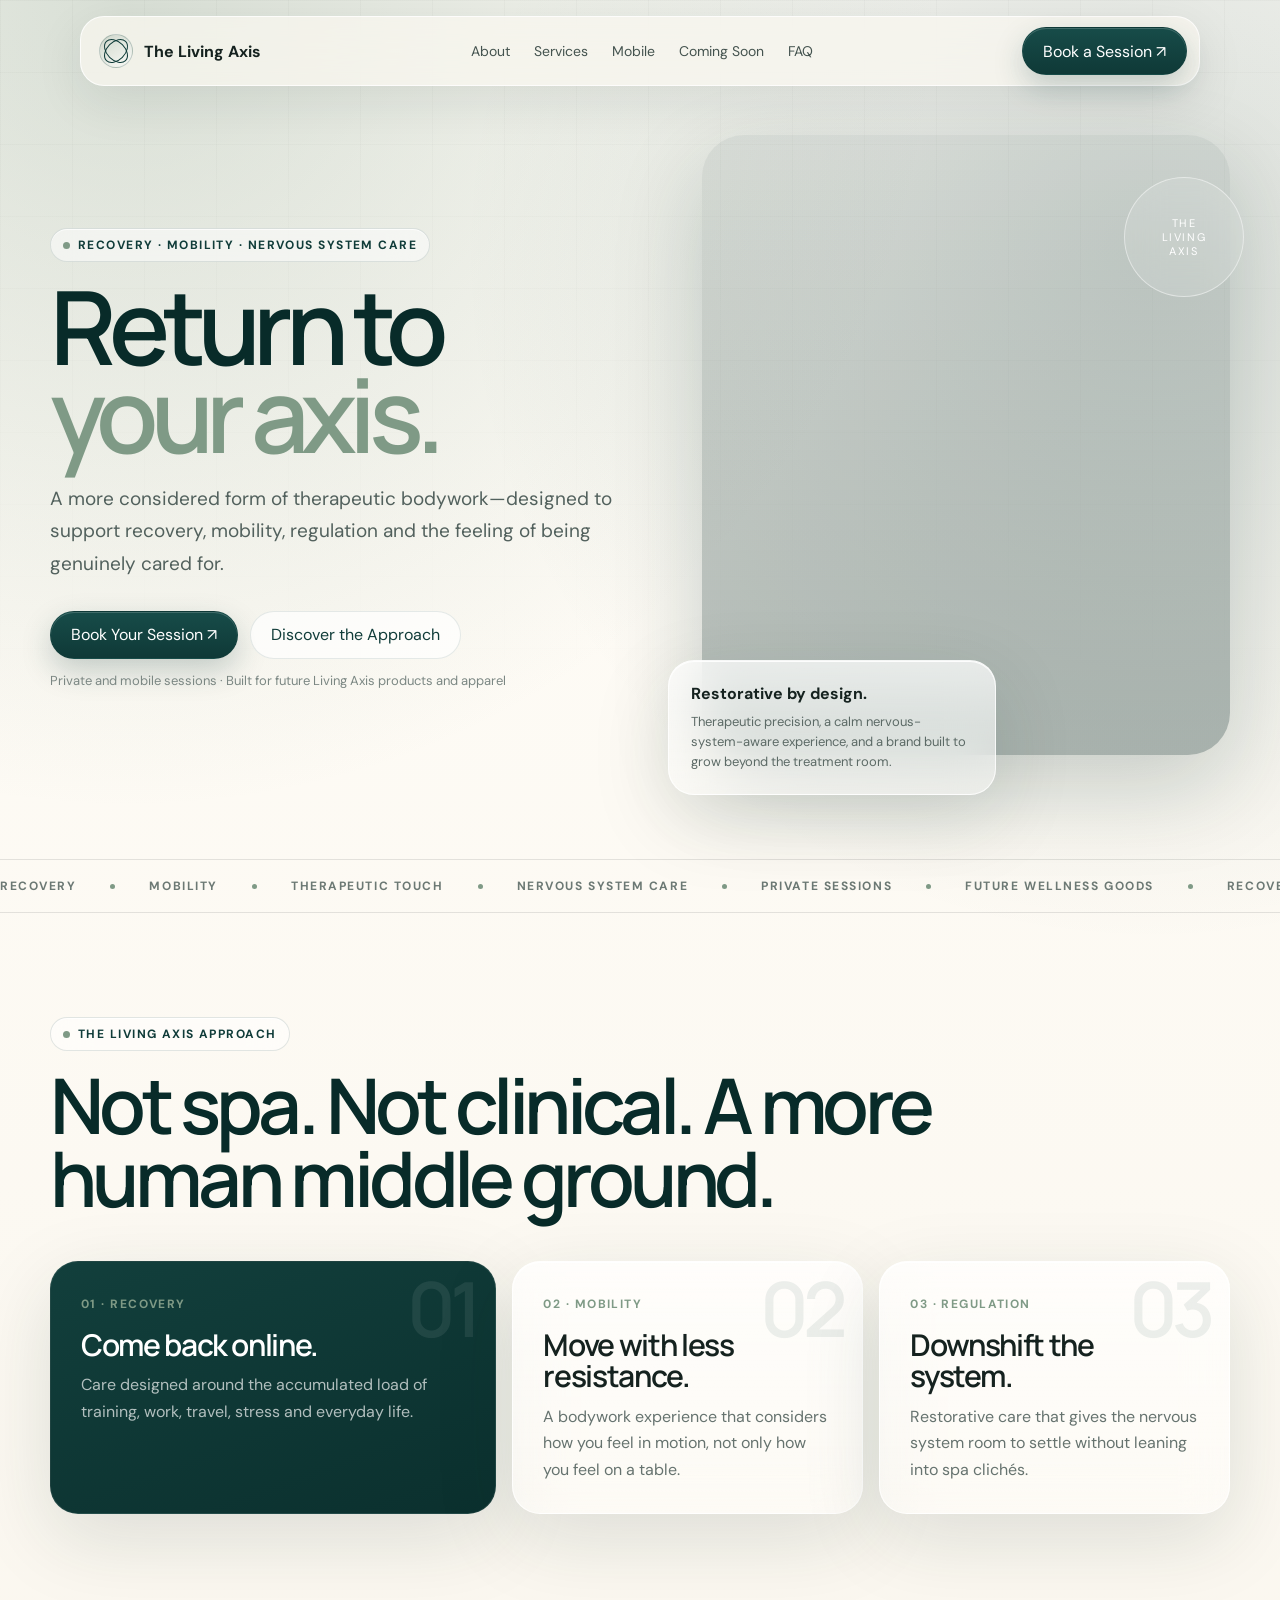
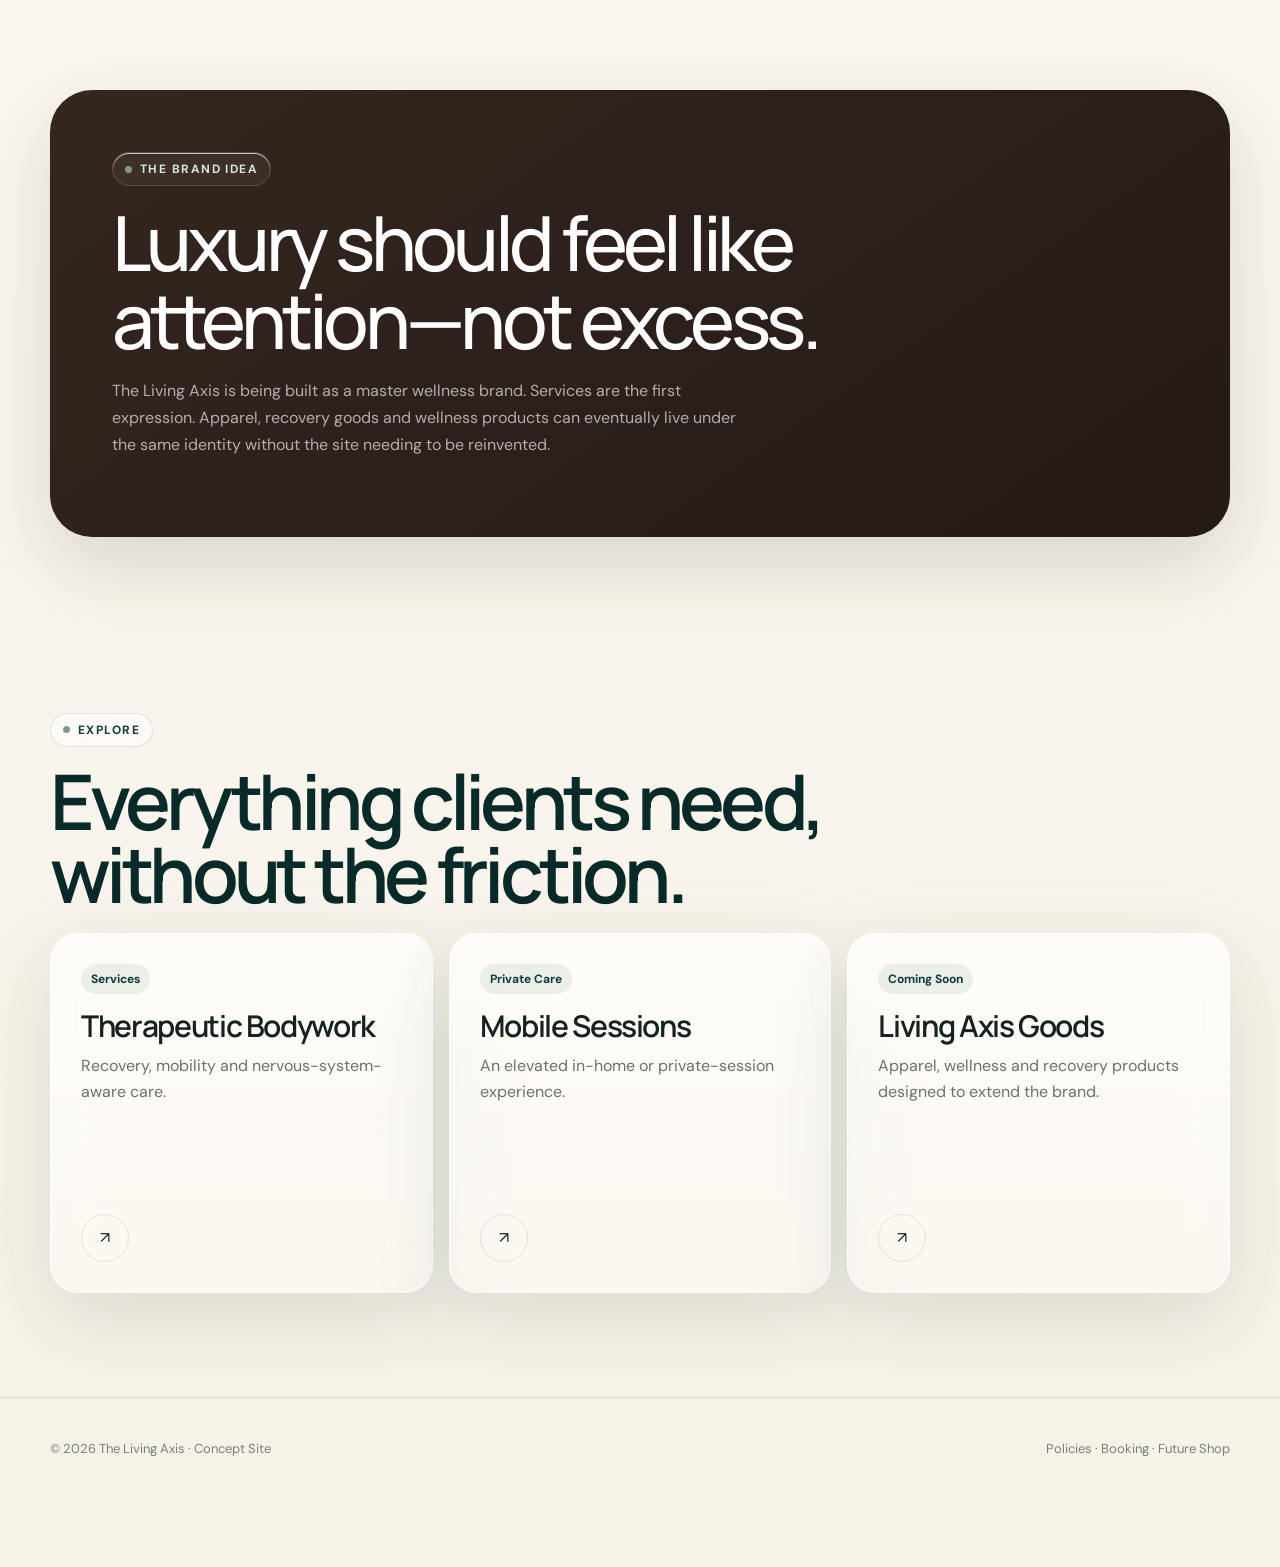
<file: index.html>
<!doctype html><html lang="en"><head><meta charset="utf-8"><meta name="viewport" content="width=device-width,initial-scale=1"><meta name="theme-color" content="#103c39"><title>Home | The Living Axis</title><meta name="description" content="The Living Axis — recovery, mobility, nervous system care and therapeutic touch."><link rel="stylesheet" href="assets/site.css"></head><body><nav><a href="index.html" class="brand"><span class="mark"></span><span>The Living Axis</span></a><div class="navlinks"><a href="about.html">About</a><a href="services.html">Services</a><a href="mobile.html">Mobile</a><a href="shop.html">Coming Soon</a><a href="faq.html">FAQ</a></div><a href="booking.html" class="btn btn-primary magnetic">Book a Session ↗</a><button class="mobile-toggle" type="button" aria-label="Open menu" aria-expanded="false"><span></span></button></nav><div class="mobile-menu" aria-label="Mobile navigation"><a href="index.html">Home <span>↗</span></a><a href="about.html">About <span>↗</span></a><a href="services.html">Services <span>↗</span></a><a href="mobile.html">Mobile &amp; Private <span>↗</span></a><a href="shop.html">Coming Soon <span>↗</span></a><a href="faq.html">FAQ <span>↗</span></a><a href="policies.html">Policies <span>↗</span></a><a href="booking.html" class="mobile-cta">Book a Session ↗</a></div><main><section class="hero"><div class="shell hero-grid"><div><span class="eyebrow reveal">Recovery · Mobility · Nervous System Care</span><h1 class="display reveal">Return to<br><span>your axis.</span></h1><p class="lead reveal">A more considered form of therapeutic bodywork—designed to support recovery, mobility, regulation and the feeling of being genuinely cared for.</p><div class="actions reveal"><a class="btn btn-primary magnetic" href="booking.html">Book Your Session ↗</a><a class="btn btn-light magnetic" href="about.html">Discover the Approach</a></div><p class="small reveal">Private and mobile sessions · Built for future Living Axis products and apparel</p></div><div class="visual reveal"><div class="hero-photo"></div><div class="orbit">The<br>Living<br>Axis</div><div class="float-card glass"><b>Restorative by design.</b><p>Therapeutic precision, a calm nervous-system-aware experience, and a brand built to grow beyond the treatment room.</p></div></div></div></section><div class="marquee"><div class="marquee-track"><span>Recovery</span><i></i><span>Mobility</span><i></i><span>Therapeutic Touch</span><i></i><span>Nervous System Care</span><i></i><span>Private Sessions</span><i></i><span>Future Wellness Goods</span><i></i><span>Recovery</span><i></i><span>Mobility</span><i></i><span>Therapeutic Touch</span><i></i><span>Nervous System Care</span><i></i><span>Private Sessions</span><i></i><span>Future Wellness Goods</span><i></i></div></div><section class="section"><div class="shell"><span class="eyebrow reveal">The Living Axis Approach</span><h2 class="h2 reveal">Not spa. Not clinical. A more human middle ground.</h2><div class="bento"><article class="card dark reveal"><span class="kicker">01 · Recovery</span><span class="num">01</span><h3>Come back online.</h3><p>Care designed around the accumulated load of training, work, travel, stress and everyday life.</p></article><article class="card glass reveal"><span class="kicker">02 · Mobility</span><span class="num">02</span><h3>Move with less resistance.</h3><p>A bodywork experience that considers how you feel in motion, not only how you feel on a table.</p></article><article class="card glass reveal"><span class="kicker">03 · Regulation</span><span class="num">03</span><h3>Downshift the system.</h3><p>Restorative care that gives the nervous system room to settle without leaning into spa clichés.</p></article></div></div></section><section class="section compact"><div class="shell"><div class="band reveal"><span class="eyebrow" style="color:#d9e6dc;border-color:rgba(255,255,255,.14);background:rgba(255,255,255,.05)">The Brand Idea</span><h2>Luxury should feel like attention—not excess.</h2><p>The Living Axis is being built as a master wellness brand. Services are the first expression. Apparel, recovery goods and wellness products can eventually live under the same identity without the site needing to be reinvented.</p></div></div></section><section class="section"><div class="shell"><span class="eyebrow reveal">Explore</span><h2 class="h2 reveal">Everything clients need, without the friction.</h2><div class="grid3"><a class="card glass service-card reveal" href="services.html"><div><span class="pill">Services</span><h3>Therapeutic Bodywork</h3><p>Recovery, mobility and nervous-system-aware care.</p></div><span class="arrow">↗</span></a><a class="card glass service-card reveal" href="mobile.html"><div><span class="pill">Private Care</span><h3>Mobile Sessions</h3><p>An elevated in-home or private-session experience.</p></div><span class="arrow">↗</span></a><a class="card glass service-card reveal" href="shop.html"><div><span class="pill">Coming Soon</span><h3>Living Axis Goods</h3><p>Apparel, wellness and recovery products designed to extend the brand.</p></div><span class="arrow">↗</span></a></div></div></section></main><footer><div class="shell footer-row"><div>© 2026 The Living Axis · Concept Site</div><div><a href="policies.html">Policies</a> · <a href="booking.html">Booking</a> · <a href="shop.html">Future Shop</a></div></div></footer><a class="mobile-book magnetic" href="booking.html">Book a Session ↗</a><script src="assets/site.js?v=3"></script></body></html>
</file>
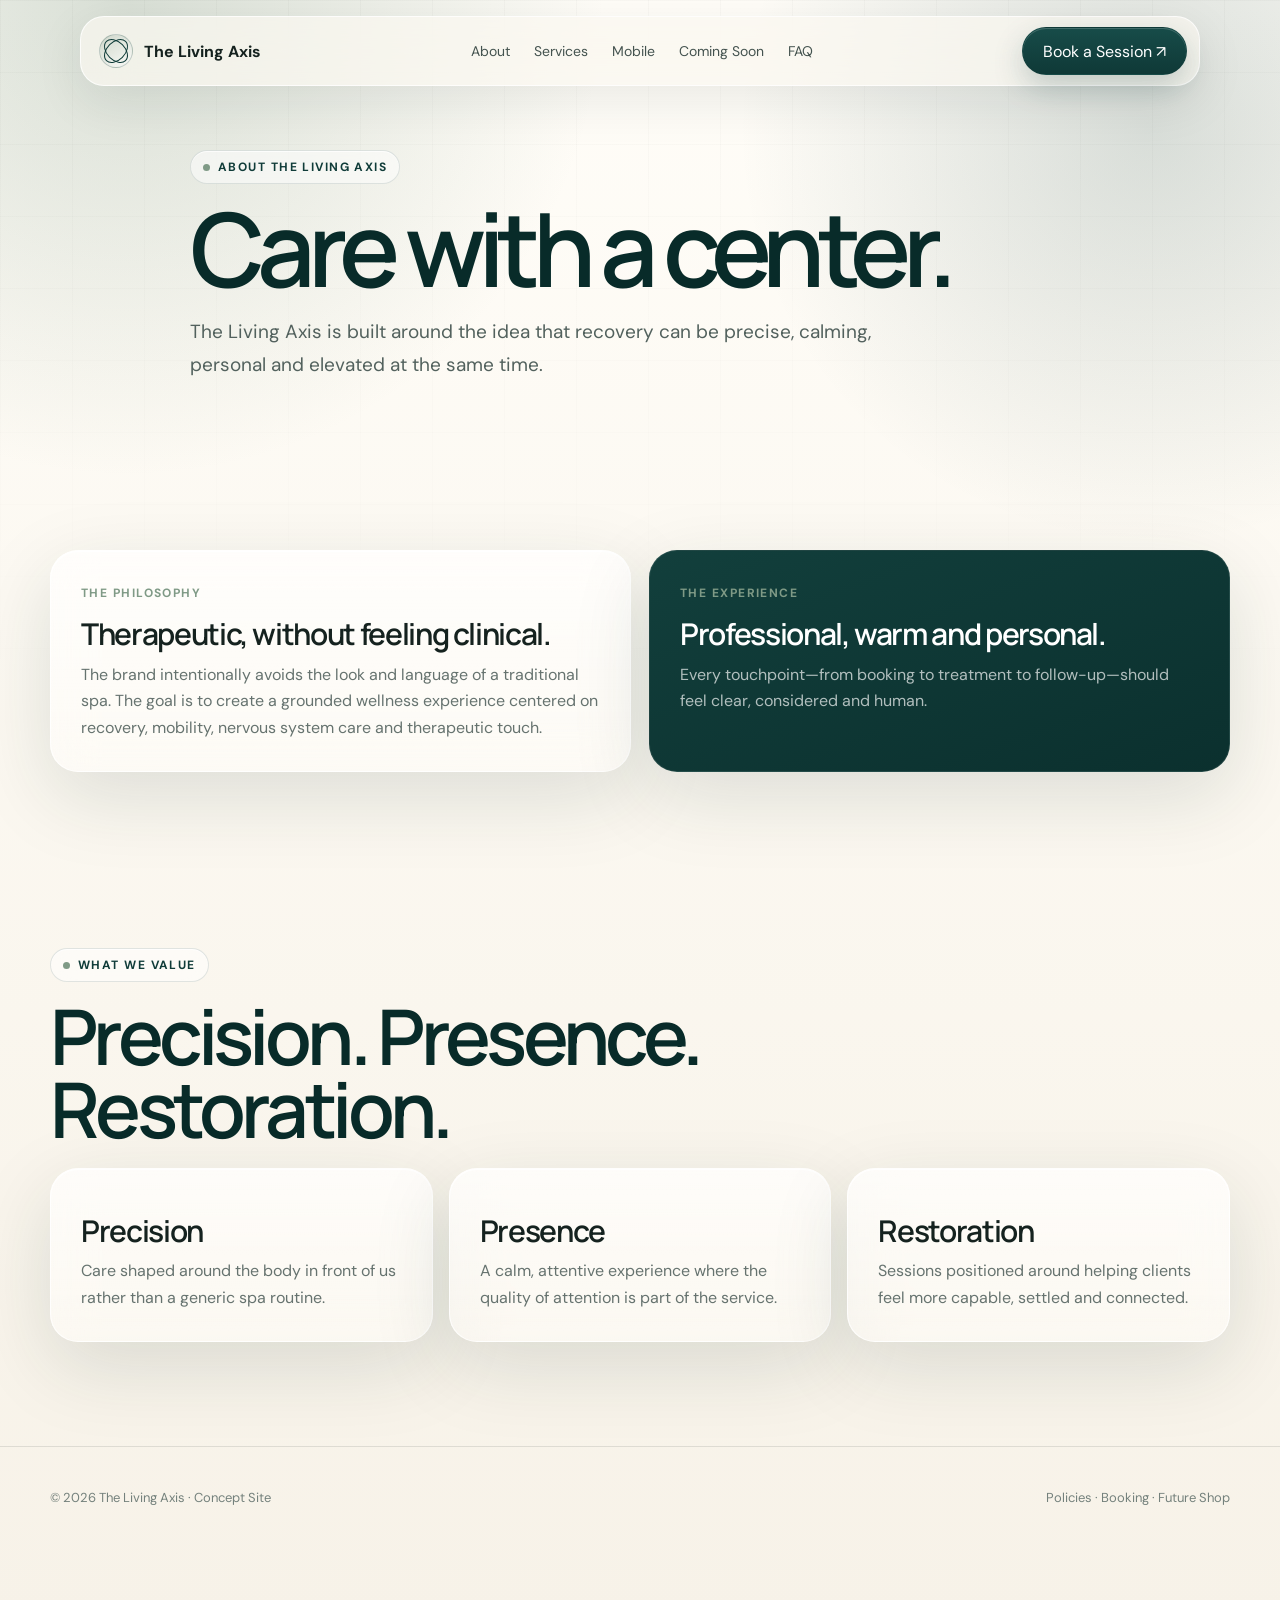
<file: about.html>
<!doctype html><html lang="en"><head><meta charset="utf-8"><meta name="viewport" content="width=device-width,initial-scale=1"><meta name="theme-color" content="#103c39"><title>About | The Living Axis</title><meta name="description" content="The Living Axis — recovery, mobility, nervous system care and therapeutic touch."><link rel="stylesheet" href="assets/site.css"></head><body><nav><a href="index.html" class="brand"><span class="mark"></span><span>The Living Axis</span></a><div class="navlinks"><a href="about.html">About</a><a href="services.html">Services</a><a href="mobile.html">Mobile</a><a href="shop.html">Coming Soon</a><a href="faq.html">FAQ</a></div><a href="booking.html" class="btn btn-primary magnetic">Book a Session ↗</a><button class="mobile-toggle" type="button" aria-label="Open menu" aria-expanded="false"><span></span></button></nav><div class="mobile-menu" aria-label="Mobile navigation"><a href="index.html">Home <span>↗</span></a><a href="about.html">About <span>↗</span></a><a href="services.html">Services <span>↗</span></a><a href="mobile.html">Mobile &amp; Private <span>↗</span></a><a href="shop.html">Coming Soon <span>↗</span></a><a href="faq.html">FAQ <span>↗</span></a><a href="policies.html">Policies <span>↗</span></a><a href="booking.html" class="mobile-cta">Book a Session ↗</a></div><main><section class="page-hero"><div class="shell inner"><span class="eyebrow reveal">About The Living Axis</span><h1 class="display reveal">Care with a center.</h1><p class="lead reveal">The Living Axis is built around the idea that recovery can be precise, calming, personal and elevated at the same time.</p></div></section><section class="section compact"><div class="shell grid2"><article class="card glass reveal"><span class="kicker">The Philosophy</span><h3>Therapeutic, without feeling clinical.</h3><p>The brand intentionally avoids the look and language of a traditional spa. The goal is to create a grounded wellness experience centered on recovery, mobility, nervous system care and therapeutic touch.</p></article><article class="card dark reveal"><span class="kicker">The Experience</span><h3>Professional, warm and personal.</h3><p>Every touchpoint—from booking to treatment to follow-up—should feel clear, considered and human.</p></article></div></section><section class="section"><div class="shell"><span class="eyebrow reveal">What We Value</span><h2 class="h2 reveal">Precision. Presence. Restoration.</h2><div class="grid3"><article class="card glass reveal"><h3>Precision</h3><p>Care shaped around the body in front of us rather than a generic spa routine.</p></article><article class="card glass reveal"><h3>Presence</h3><p>A calm, attentive experience where the quality of attention is part of the service.</p></article><article class="card glass reveal"><h3>Restoration</h3><p>Sessions positioned around helping clients feel more capable, settled and connected.</p></article></div></div></section></main><footer><div class="shell footer-row"><div>© 2026 The Living Axis · Concept Site</div><div><a href="policies.html">Policies</a> · <a href="booking.html">Booking</a> · <a href="shop.html">Future Shop</a></div></div></footer><a class="mobile-book magnetic" href="booking.html">Book a Session ↗</a><script src="assets/site.js?v=3"></script></body></html>
</file>
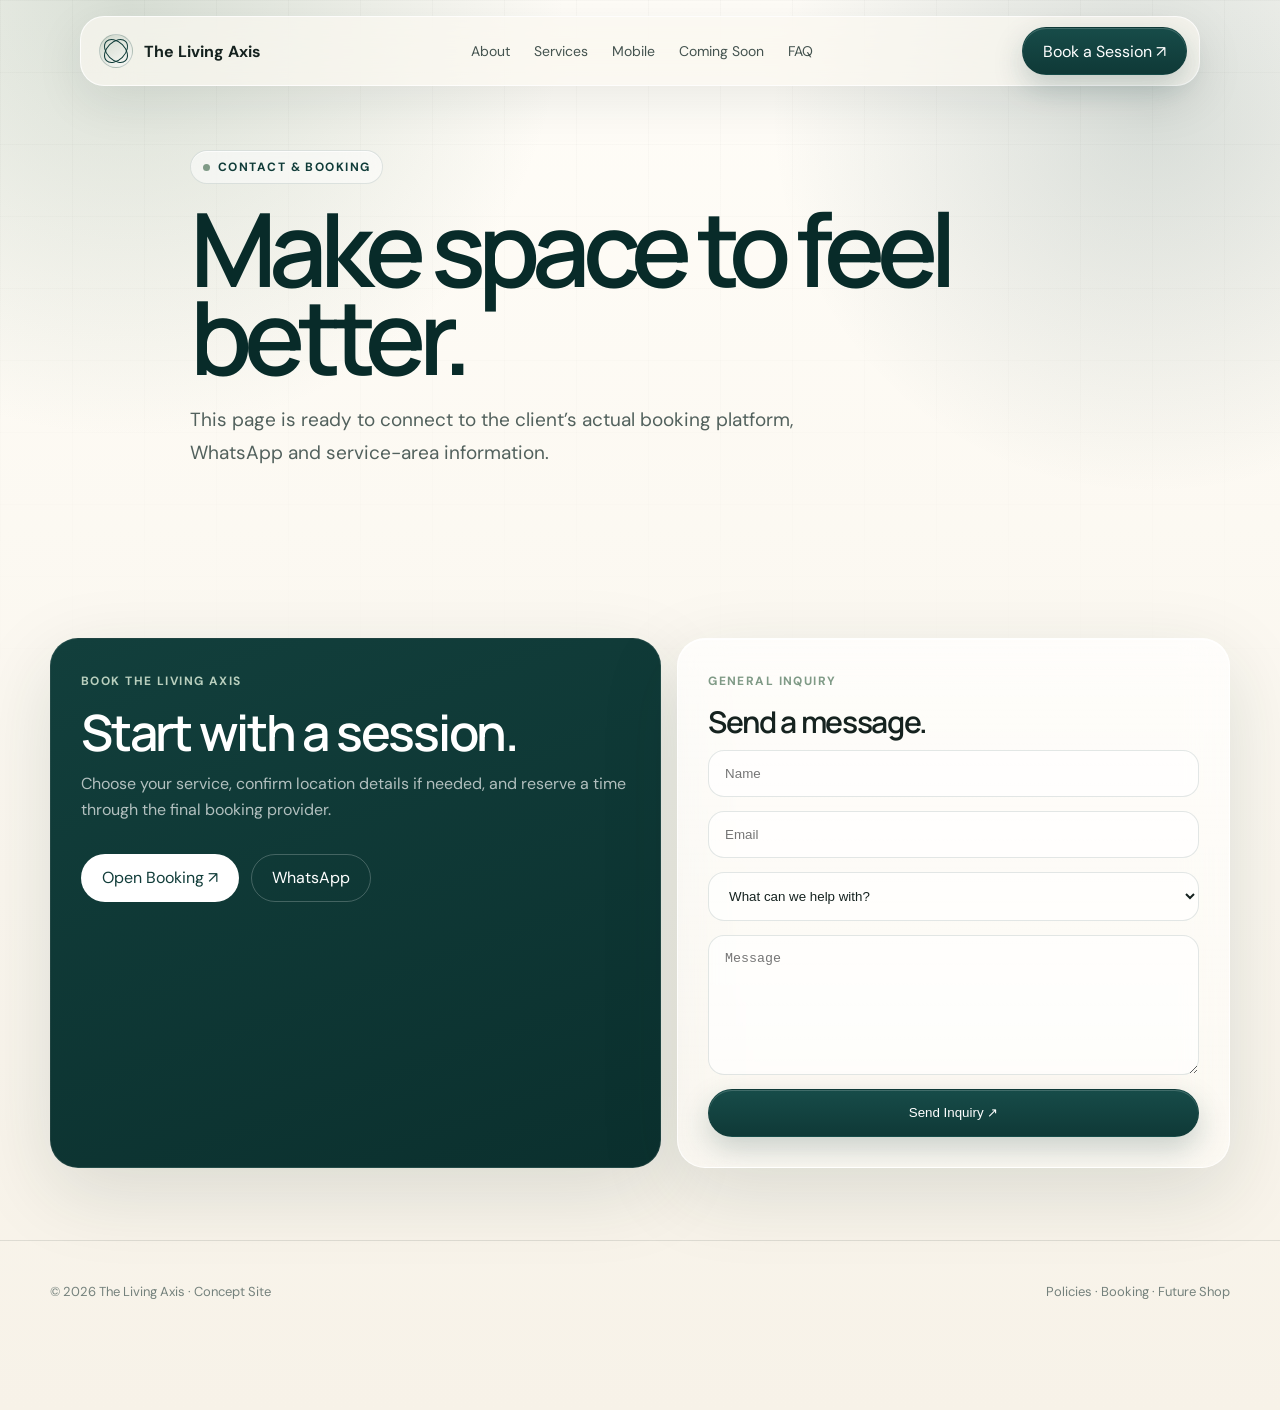
<file: booking.html>
<!doctype html><html lang="en"><head><meta charset="utf-8"><meta name="viewport" content="width=device-width,initial-scale=1"><meta name="theme-color" content="#103c39"><title>Booking | The Living Axis</title><meta name="description" content="The Living Axis — recovery, mobility, nervous system care and therapeutic touch."><link rel="stylesheet" href="assets/site.css"></head><body><nav><a href="index.html" class="brand"><span class="mark"></span><span>The Living Axis</span></a><div class="navlinks"><a href="about.html">About</a><a href="services.html">Services</a><a href="mobile.html">Mobile</a><a href="shop.html">Coming Soon</a><a href="faq.html">FAQ</a></div><a href="booking.html" class="btn btn-primary magnetic">Book a Session ↗</a><button class="mobile-toggle" type="button" aria-label="Open menu" aria-expanded="false"><span></span></button></nav><div class="mobile-menu" aria-label="Mobile navigation"><a href="index.html">Home <span>↗</span></a><a href="about.html">About <span>↗</span></a><a href="services.html">Services <span>↗</span></a><a href="mobile.html">Mobile &amp; Private <span>↗</span></a><a href="shop.html">Coming Soon <span>↗</span></a><a href="faq.html">FAQ <span>↗</span></a><a href="policies.html">Policies <span>↗</span></a><a href="booking.html" class="mobile-cta">Book a Session ↗</a></div><main><section class="page-hero"><div class="shell inner"><span class="eyebrow reveal">Contact & Booking</span><h1 class="display reveal">Make space to feel better.</h1><p class="lead reveal">This page is ready to connect to the client’s actual booking platform, WhatsApp and service-area information.</p></div></section><section class="section compact"><div class="shell contact-grid"><article class="card dark reveal"><span class="kicker" style="color:#b9cfbe">Book The Living Axis</span><h3 style="font-size:50px">Start with a session.</h3><p>Choose your service, confirm location details if needed, and reserve a time through the final booking provider.</p><div class="actions"><a class="btn" href="#" onclick="alert('Connect the client’s booking URL here.');return false;" style="background:#fff;color:#103c39">Open Booking ↗</a><a class="btn" href="#" onclick="alert('Connect WhatsApp once the business number is supplied.');return false;" style="border:1px solid rgba(255,255,255,.22);color:#fff">WhatsApp</a></div></article><article class="card glass reveal"><span class="kicker">General Inquiry</span><h3>Send a message.</h3><form class="form" onsubmit="alert('Connect this form to Formspree, Netlify Forms, EmailJS, or your backend.');return false;"><input placeholder="Name" required><input type="email" placeholder="Email" required><select><option>What can we help with?</option><option>Booking question</option><option>Mobile/private session</option><option>General inquiry</option><option>Future products</option></select><textarea placeholder="Message"></textarea><button class="btn btn-primary magnetic" type="submit">Send Inquiry ↗</button></form></article></div></section></main><footer><div class="shell footer-row"><div>© 2026 The Living Axis · Concept Site</div><div><a href="policies.html">Policies</a> · <a href="booking.html">Booking</a> · <a href="shop.html">Future Shop</a></div></div></footer><a class="mobile-book magnetic" href="booking.html">Book a Session ↗</a><script src="assets/site.js?v=3"></script></body></html>
</file>
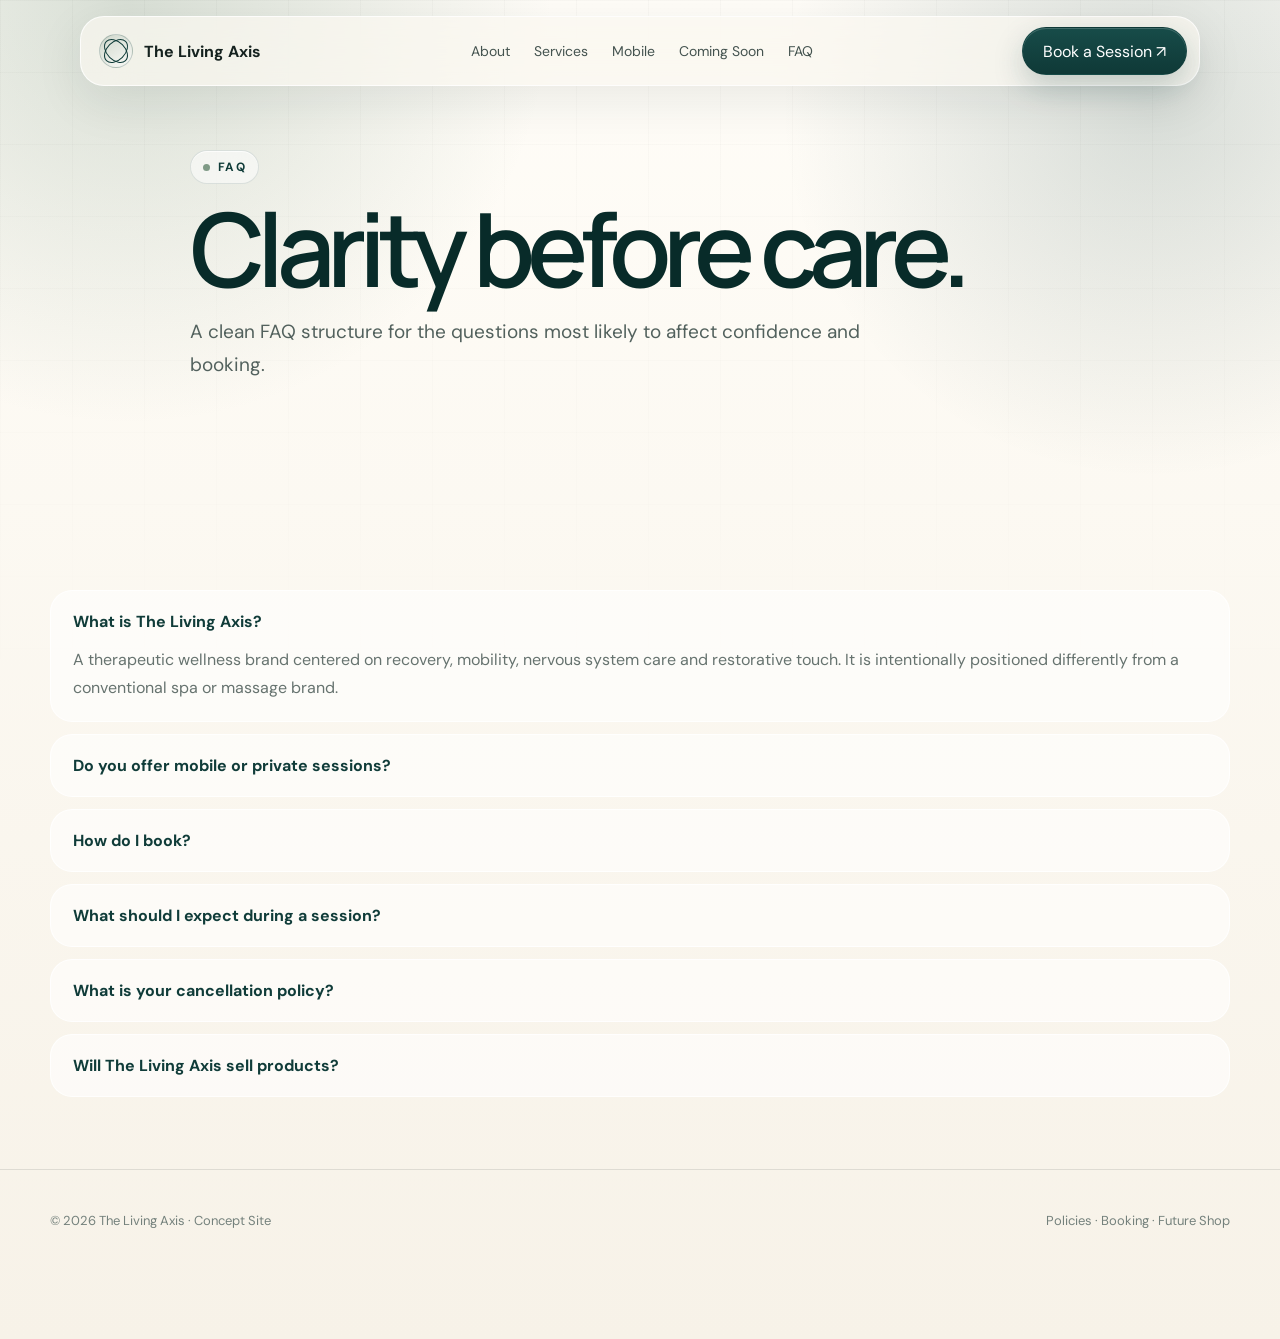
<file: faq.html>
<!doctype html><html lang="en"><head><meta charset="utf-8"><meta name="viewport" content="width=device-width,initial-scale=1"><meta name="theme-color" content="#103c39"><title>FAQ | The Living Axis</title><meta name="description" content="The Living Axis — recovery, mobility, nervous system care and therapeutic touch."><link rel="stylesheet" href="assets/site.css"></head><body><nav><a href="index.html" class="brand"><span class="mark"></span><span>The Living Axis</span></a><div class="navlinks"><a href="about.html">About</a><a href="services.html">Services</a><a href="mobile.html">Mobile</a><a href="shop.html">Coming Soon</a><a href="faq.html">FAQ</a></div><a href="booking.html" class="btn btn-primary magnetic">Book a Session ↗</a><button class="mobile-toggle" type="button" aria-label="Open menu" aria-expanded="false"><span></span></button></nav><div class="mobile-menu" aria-label="Mobile navigation"><a href="index.html">Home <span>↗</span></a><a href="about.html">About <span>↗</span></a><a href="services.html">Services <span>↗</span></a><a href="mobile.html">Mobile &amp; Private <span>↗</span></a><a href="shop.html">Coming Soon <span>↗</span></a><a href="faq.html">FAQ <span>↗</span></a><a href="policies.html">Policies <span>↗</span></a><a href="booking.html" class="mobile-cta">Book a Session ↗</a></div><main><section class="page-hero"><div class="shell inner"><span class="eyebrow reveal">FAQ</span><h1 class="display reveal">Clarity before care.</h1><p class="lead reveal">A clean FAQ structure for the questions most likely to affect confidence and booking.</p></div></section><section class="section compact"><div class="shell faq"><details open class="reveal"><summary>What is The Living Axis?</summary><p>A therapeutic wellness brand centered on recovery, mobility, nervous system care and restorative touch. It is intentionally positioned differently from a conventional spa or massage brand.</p></details><details class="reveal"><summary>Do you offer mobile or private sessions?</summary><p>Yes—the brand brief includes private/mobile sessions. Exact travel radius, locations and fees still need to be confirmed by the business.</p></details><details class="reveal"><summary>How do I book?</summary><p>The final site can connect directly to the client’s preferred scheduling platform. Until that URL is provided, the booking page functions as a branded placeholder.</p></details><details class="reveal"><summary>What should I expect during a session?</summary><p>The service is positioned around therapeutic attention, recovery and restoration. Final intake, session flow and contraindication language should be provided by the practitioner.</p></details><details class="reveal"><summary>What is your cancellation policy?</summary><p>The policies page is already structured for this information, but the exact cancellation window and fees should be supplied by the business before launch.</p></details><details class="reveal"><summary>Will The Living Axis sell products?</summary><p>Not yet. The site is intentionally structured so apparel, recovery tools and wellness products can eventually live under the same master brand.</p></details></div></section></main><footer><div class="shell footer-row"><div>© 2026 The Living Axis · Concept Site</div><div><a href="policies.html">Policies</a> · <a href="booking.html">Booking</a> · <a href="shop.html">Future Shop</a></div></div></footer><a class="mobile-book magnetic" href="booking.html">Book a Session ↗</a><script src="assets/site.js?v=3"></script></body></html>
</file>
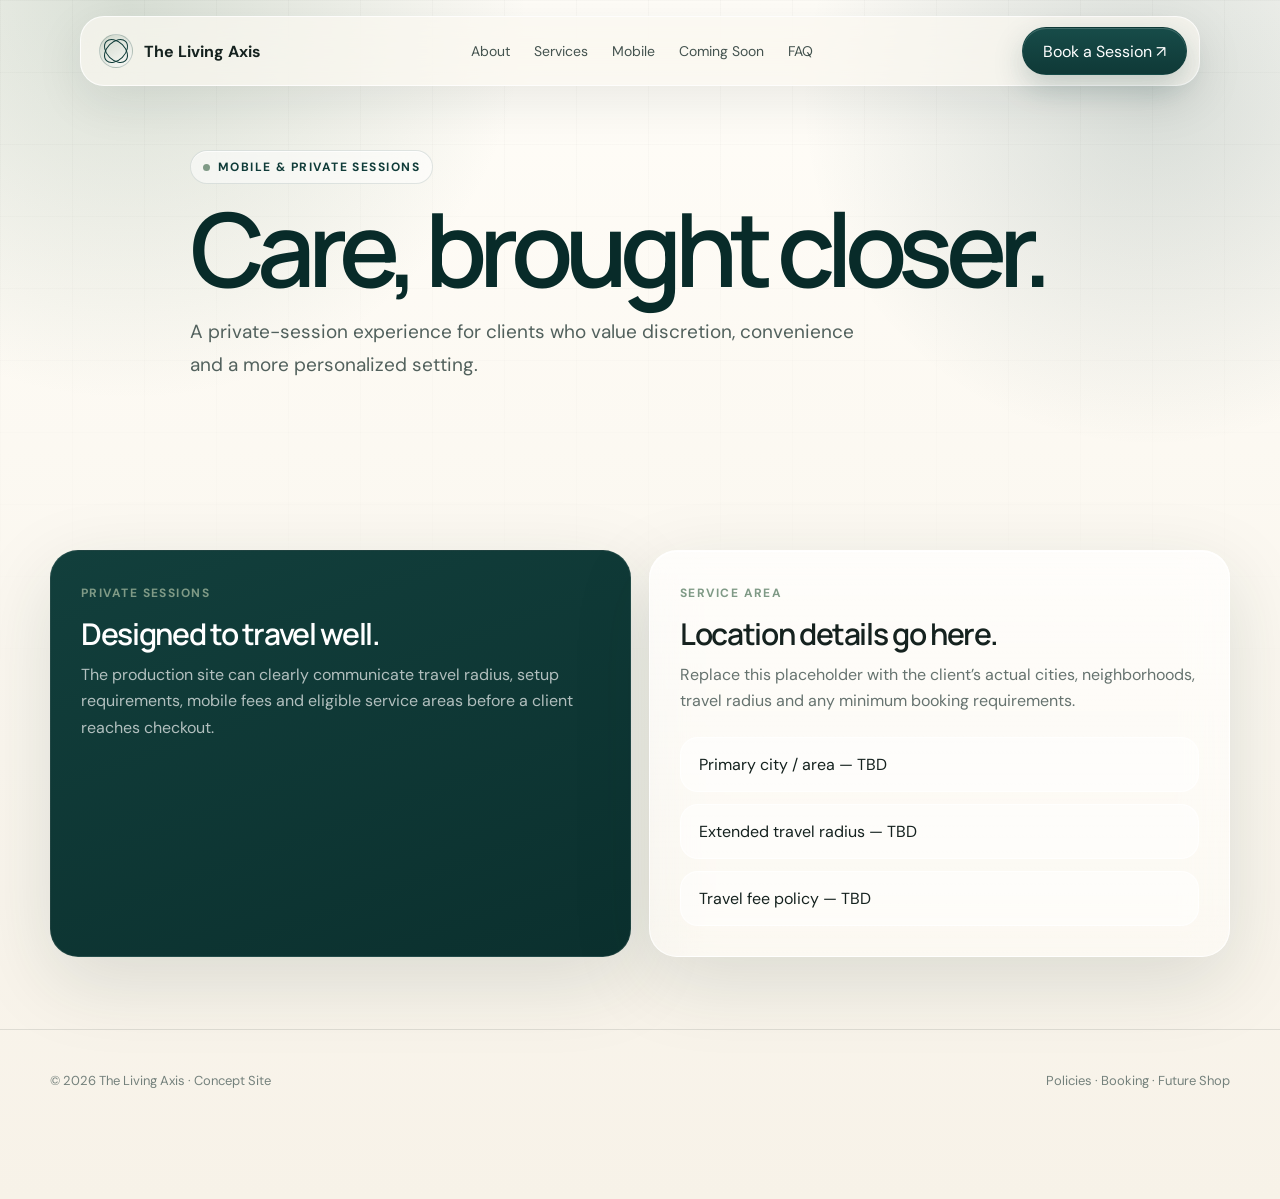
<file: mobile.html>
<!doctype html><html lang="en"><head><meta charset="utf-8"><meta name="viewport" content="width=device-width,initial-scale=1"><meta name="theme-color" content="#103c39"><title>Mobile Sessions | The Living Axis</title><meta name="description" content="The Living Axis — recovery, mobility, nervous system care and therapeutic touch."><link rel="stylesheet" href="assets/site.css"></head><body><nav><a href="index.html" class="brand"><span class="mark"></span><span>The Living Axis</span></a><div class="navlinks"><a href="about.html">About</a><a href="services.html">Services</a><a href="mobile.html">Mobile</a><a href="shop.html">Coming Soon</a><a href="faq.html">FAQ</a></div><a href="booking.html" class="btn btn-primary magnetic">Book a Session ↗</a><button class="mobile-toggle" type="button" aria-label="Open menu" aria-expanded="false"><span></span></button></nav><div class="mobile-menu" aria-label="Mobile navigation"><a href="index.html">Home <span>↗</span></a><a href="about.html">About <span>↗</span></a><a href="services.html">Services <span>↗</span></a><a href="mobile.html">Mobile &amp; Private <span>↗</span></a><a href="shop.html">Coming Soon <span>↗</span></a><a href="faq.html">FAQ <span>↗</span></a><a href="policies.html">Policies <span>↗</span></a><a href="booking.html" class="mobile-cta">Book a Session ↗</a></div><main><section class="page-hero"><div class="shell inner"><span class="eyebrow reveal">Mobile & Private Sessions</span><h1 class="display reveal">Care, brought closer.</h1><p class="lead reveal">A private-session experience for clients who value discretion, convenience and a more personalized setting.</p></div></section><section class="section compact"><div class="shell grid2"><article class="card dark reveal"><span class="kicker">Private Sessions</span><h3>Designed to travel well.</h3><p>The production site can clearly communicate travel radius, setup requirements, mobile fees and eligible service areas before a client reaches checkout.</p></article><article class="card glass reveal"><span class="kicker">Service Area</span><h3>Location details go here.</h3><p>Replace this placeholder with the client’s actual cities, neighborhoods, travel radius and any minimum booking requirements.</p><div class="list"><div>Primary city / area — TBD</div><div>Extended travel radius — TBD</div><div>Travel fee policy — TBD</div></div></article></div></section></main><footer><div class="shell footer-row"><div>© 2026 The Living Axis · Concept Site</div><div><a href="policies.html">Policies</a> · <a href="booking.html">Booking</a> · <a href="shop.html">Future Shop</a></div></div></footer><a class="mobile-book magnetic" href="booking.html">Book a Session ↗</a><script src="assets/site.js?v=3"></script></body></html>
</file>
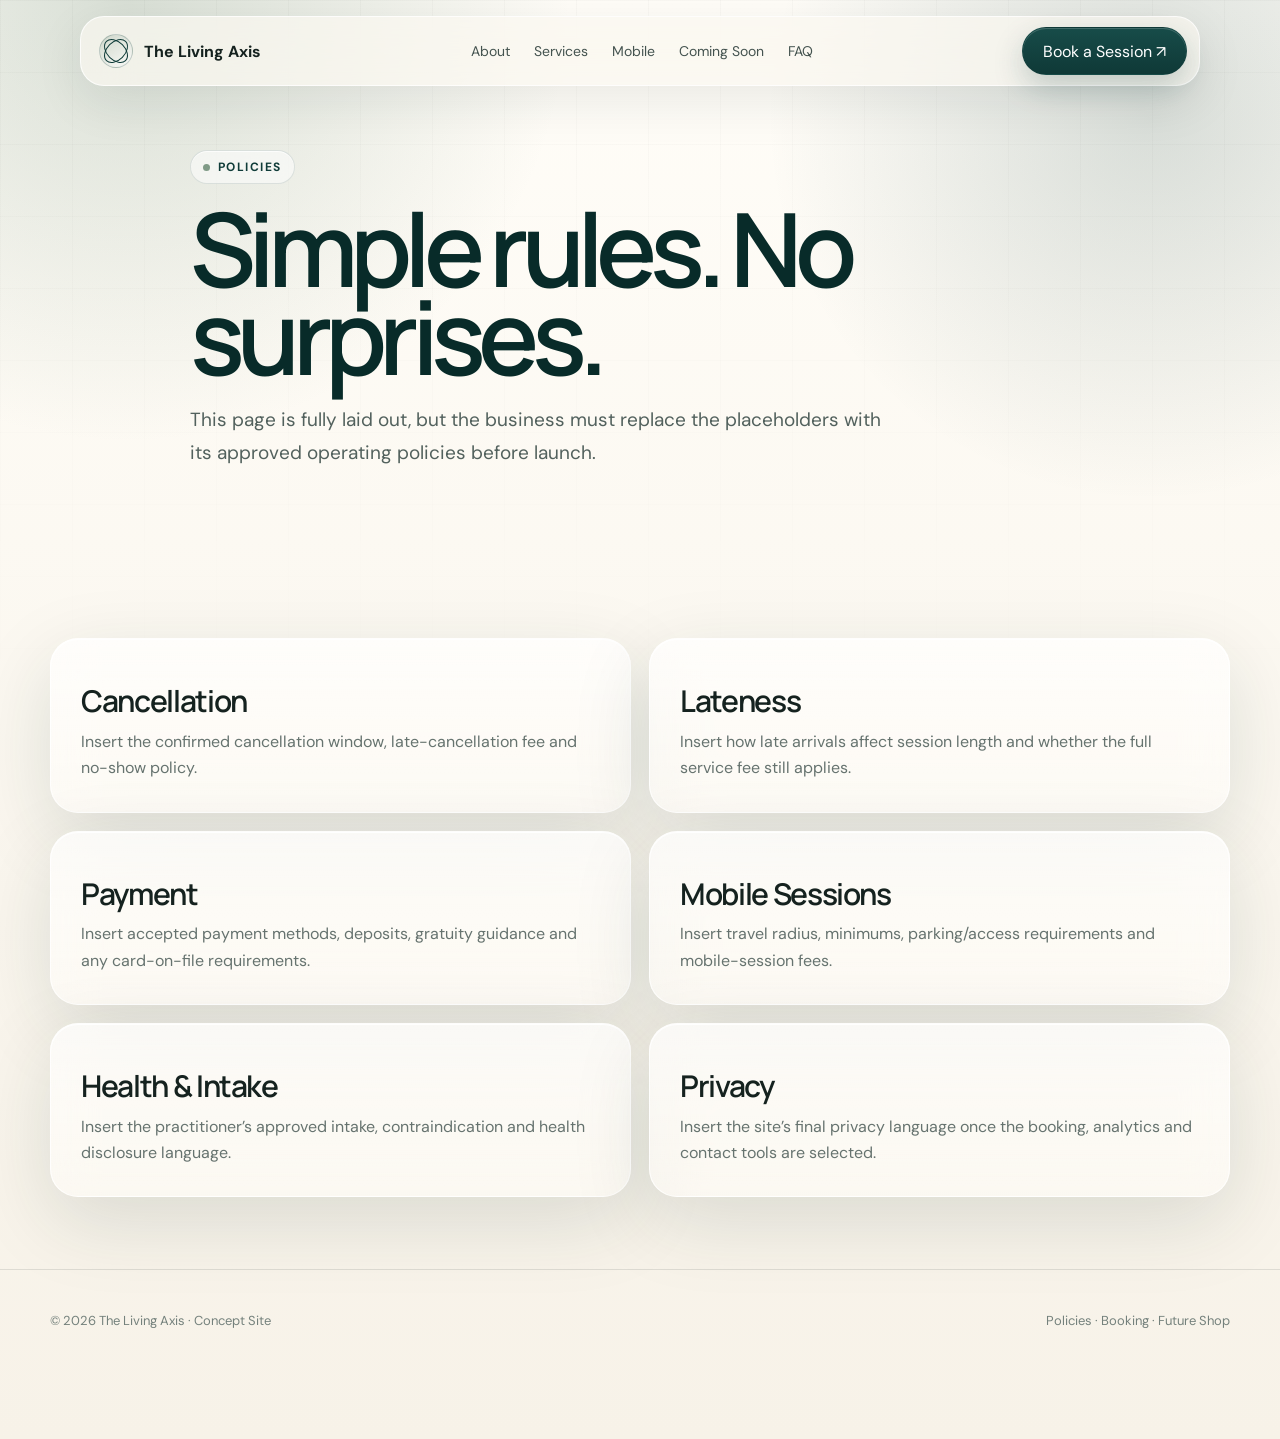
<file: policies.html>
<!doctype html><html lang="en"><head><meta charset="utf-8"><meta name="viewport" content="width=device-width,initial-scale=1"><meta name="theme-color" content="#103c39"><title>Policies | The Living Axis</title><meta name="description" content="The Living Axis — recovery, mobility, nervous system care and therapeutic touch."><link rel="stylesheet" href="assets/site.css"></head><body><nav><a href="index.html" class="brand"><span class="mark"></span><span>The Living Axis</span></a><div class="navlinks"><a href="about.html">About</a><a href="services.html">Services</a><a href="mobile.html">Mobile</a><a href="shop.html">Coming Soon</a><a href="faq.html">FAQ</a></div><a href="booking.html" class="btn btn-primary magnetic">Book a Session ↗</a><button class="mobile-toggle" type="button" aria-label="Open menu" aria-expanded="false"><span></span></button></nav><div class="mobile-menu" aria-label="Mobile navigation"><a href="index.html">Home <span>↗</span></a><a href="about.html">About <span>↗</span></a><a href="services.html">Services <span>↗</span></a><a href="mobile.html">Mobile &amp; Private <span>↗</span></a><a href="shop.html">Coming Soon <span>↗</span></a><a href="faq.html">FAQ <span>↗</span></a><a href="policies.html">Policies <span>↗</span></a><a href="booking.html" class="mobile-cta">Book a Session ↗</a></div><main><section class="page-hero"><div class="shell inner"><span class="eyebrow reveal">Policies</span><h1 class="display reveal">Simple rules. No surprises.</h1><p class="lead reveal">This page is fully laid out, but the business must replace the placeholders with its approved operating policies before launch.</p></div></section><section class="section compact"><div class="shell grid2"><article class="card glass reveal"><h3>Cancellation</h3><p>Insert the confirmed cancellation window, late-cancellation fee and no-show policy.</p></article><article class="card glass reveal"><h3>Lateness</h3><p>Insert how late arrivals affect session length and whether the full service fee still applies.</p></article><article class="card glass reveal"><h3>Payment</h3><p>Insert accepted payment methods, deposits, gratuity guidance and any card-on-file requirements.</p></article><article class="card glass reveal"><h3>Mobile Sessions</h3><p>Insert travel radius, minimums, parking/access requirements and mobile-session fees.</p></article><article class="card glass reveal"><h3>Health & Intake</h3><p>Insert the practitioner’s approved intake, contraindication and health disclosure language.</p></article><article class="card glass reveal"><h3>Privacy</h3><p>Insert the site’s final privacy language once the booking, analytics and contact tools are selected.</p></article></div></section></main><footer><div class="shell footer-row"><div>© 2026 The Living Axis · Concept Site</div><div><a href="policies.html">Policies</a> · <a href="booking.html">Booking</a> · <a href="shop.html">Future Shop</a></div></div></footer><a class="mobile-book magnetic" href="booking.html">Book a Session ↗</a><script src="assets/site.js?v=3"></script></body></html>
</file>
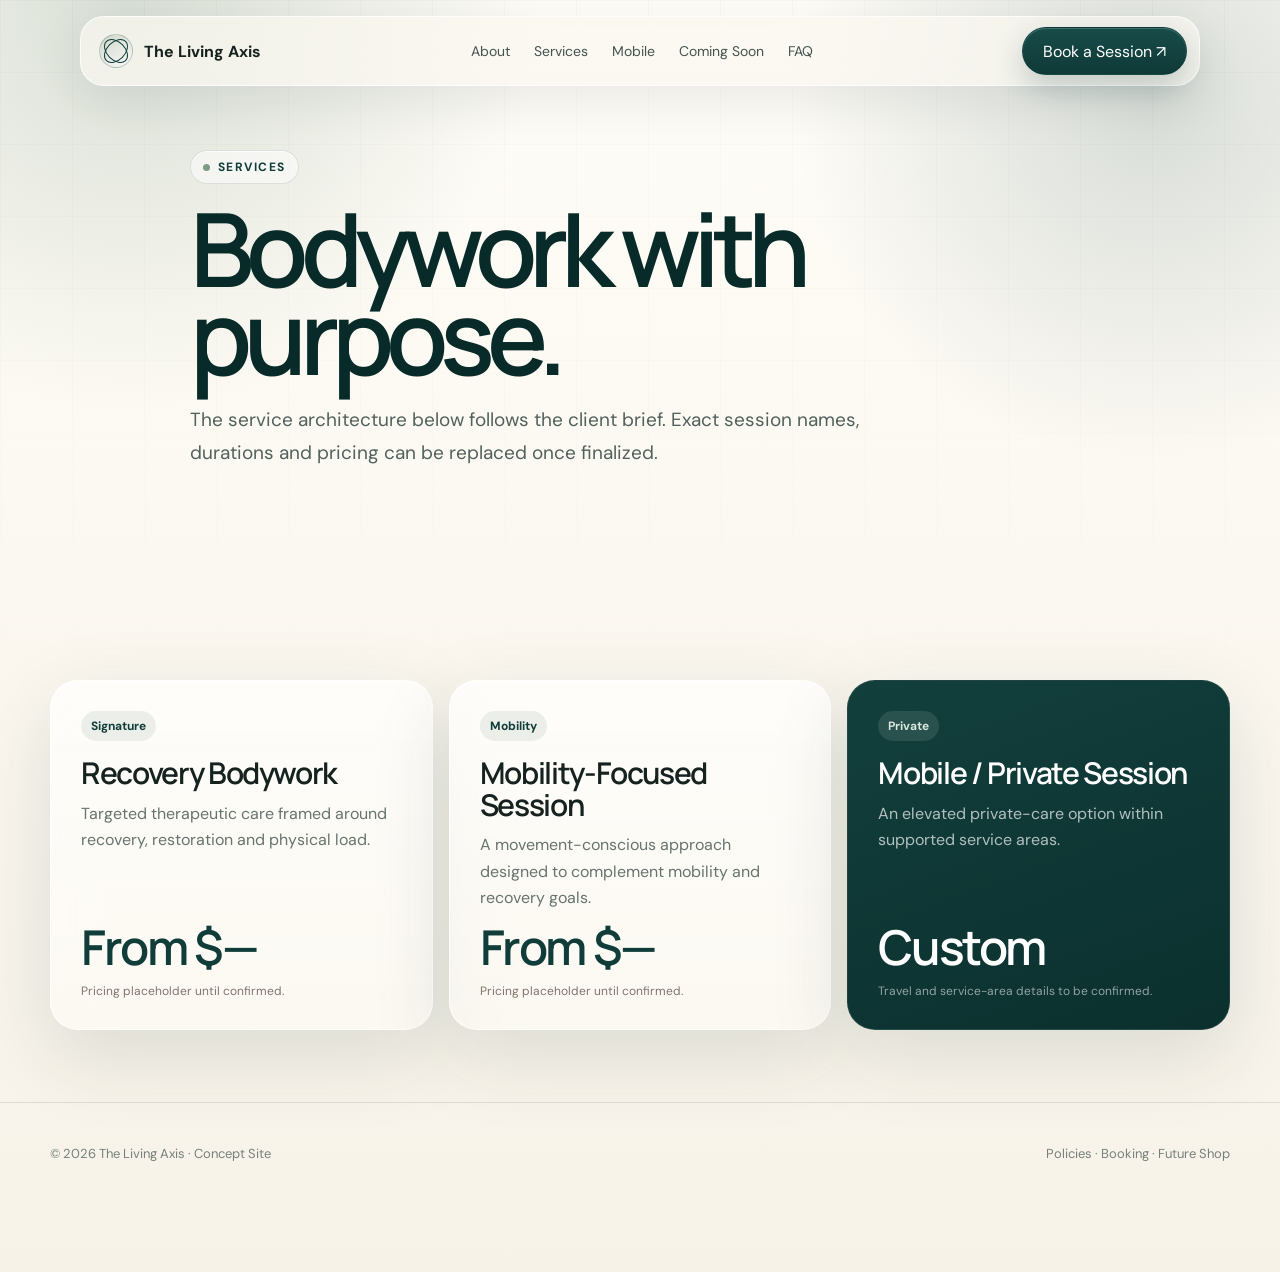
<file: services.html>
<!doctype html><html lang="en"><head><meta charset="utf-8"><meta name="viewport" content="width=device-width,initial-scale=1"><meta name="theme-color" content="#103c39"><title>Services | The Living Axis</title><meta name="description" content="The Living Axis — recovery, mobility, nervous system care and therapeutic touch."><link rel="stylesheet" href="assets/site.css"></head><body><nav><a href="index.html" class="brand"><span class="mark"></span><span>The Living Axis</span></a><div class="navlinks"><a href="about.html">About</a><a href="services.html">Services</a><a href="mobile.html">Mobile</a><a href="shop.html">Coming Soon</a><a href="faq.html">FAQ</a></div><a href="booking.html" class="btn btn-primary magnetic">Book a Session ↗</a><button class="mobile-toggle" type="button" aria-label="Open menu" aria-expanded="false"><span></span></button></nav><div class="mobile-menu" aria-label="Mobile navigation"><a href="index.html">Home <span>↗</span></a><a href="about.html">About <span>↗</span></a><a href="services.html">Services <span>↗</span></a><a href="mobile.html">Mobile &amp; Private <span>↗</span></a><a href="shop.html">Coming Soon <span>↗</span></a><a href="faq.html">FAQ <span>↗</span></a><a href="policies.html">Policies <span>↗</span></a><a href="booking.html" class="mobile-cta">Book a Session ↗</a></div><main><section class="page-hero"><div class="shell inner"><span class="eyebrow reveal">Services</span><h1 class="display reveal">Bodywork with purpose.</h1><p class="lead reveal">The service architecture below follows the client brief. Exact session names, durations and pricing can be replaced once finalized.</p></div></section><section class="section compact"><div class="shell pricing"><article class="card glass price-card reveal"><div><span class="pill">Signature</span><h3>Recovery Bodywork</h3><p>Targeted therapeutic care framed around recovery, restoration and physical load.</p></div><div><div class="price">From $—</div><div class="note">Pricing placeholder until confirmed.</div></div></article><article class="card glass price-card reveal"><div><span class="pill">Mobility</span><h3>Mobility-Focused Session</h3><p>A movement-conscious approach designed to complement mobility and recovery goals.</p></div><div><div class="price">From $—</div><div class="note">Pricing placeholder until confirmed.</div></div></article><article class="card dark price-card reveal"><div><span class="pill" style="background:rgba(255,255,255,.1);color:#d9e6dc">Private</span><h3>Mobile / Private Session</h3><p>An elevated private-care option within supported service areas.</p></div><div><div class="price" style="color:#fff">Custom</div><div class="note" style="color:rgba(255,255,255,.55)">Travel and service-area details to be confirmed.</div></div></article></div></section></main><footer><div class="shell footer-row"><div>© 2026 The Living Axis · Concept Site</div><div><a href="policies.html">Policies</a> · <a href="booking.html">Booking</a> · <a href="shop.html">Future Shop</a></div></div></footer><a class="mobile-book magnetic" href="booking.html">Book a Session ↗</a><script src="assets/site.js?v=3"></script></body></html>
</file>
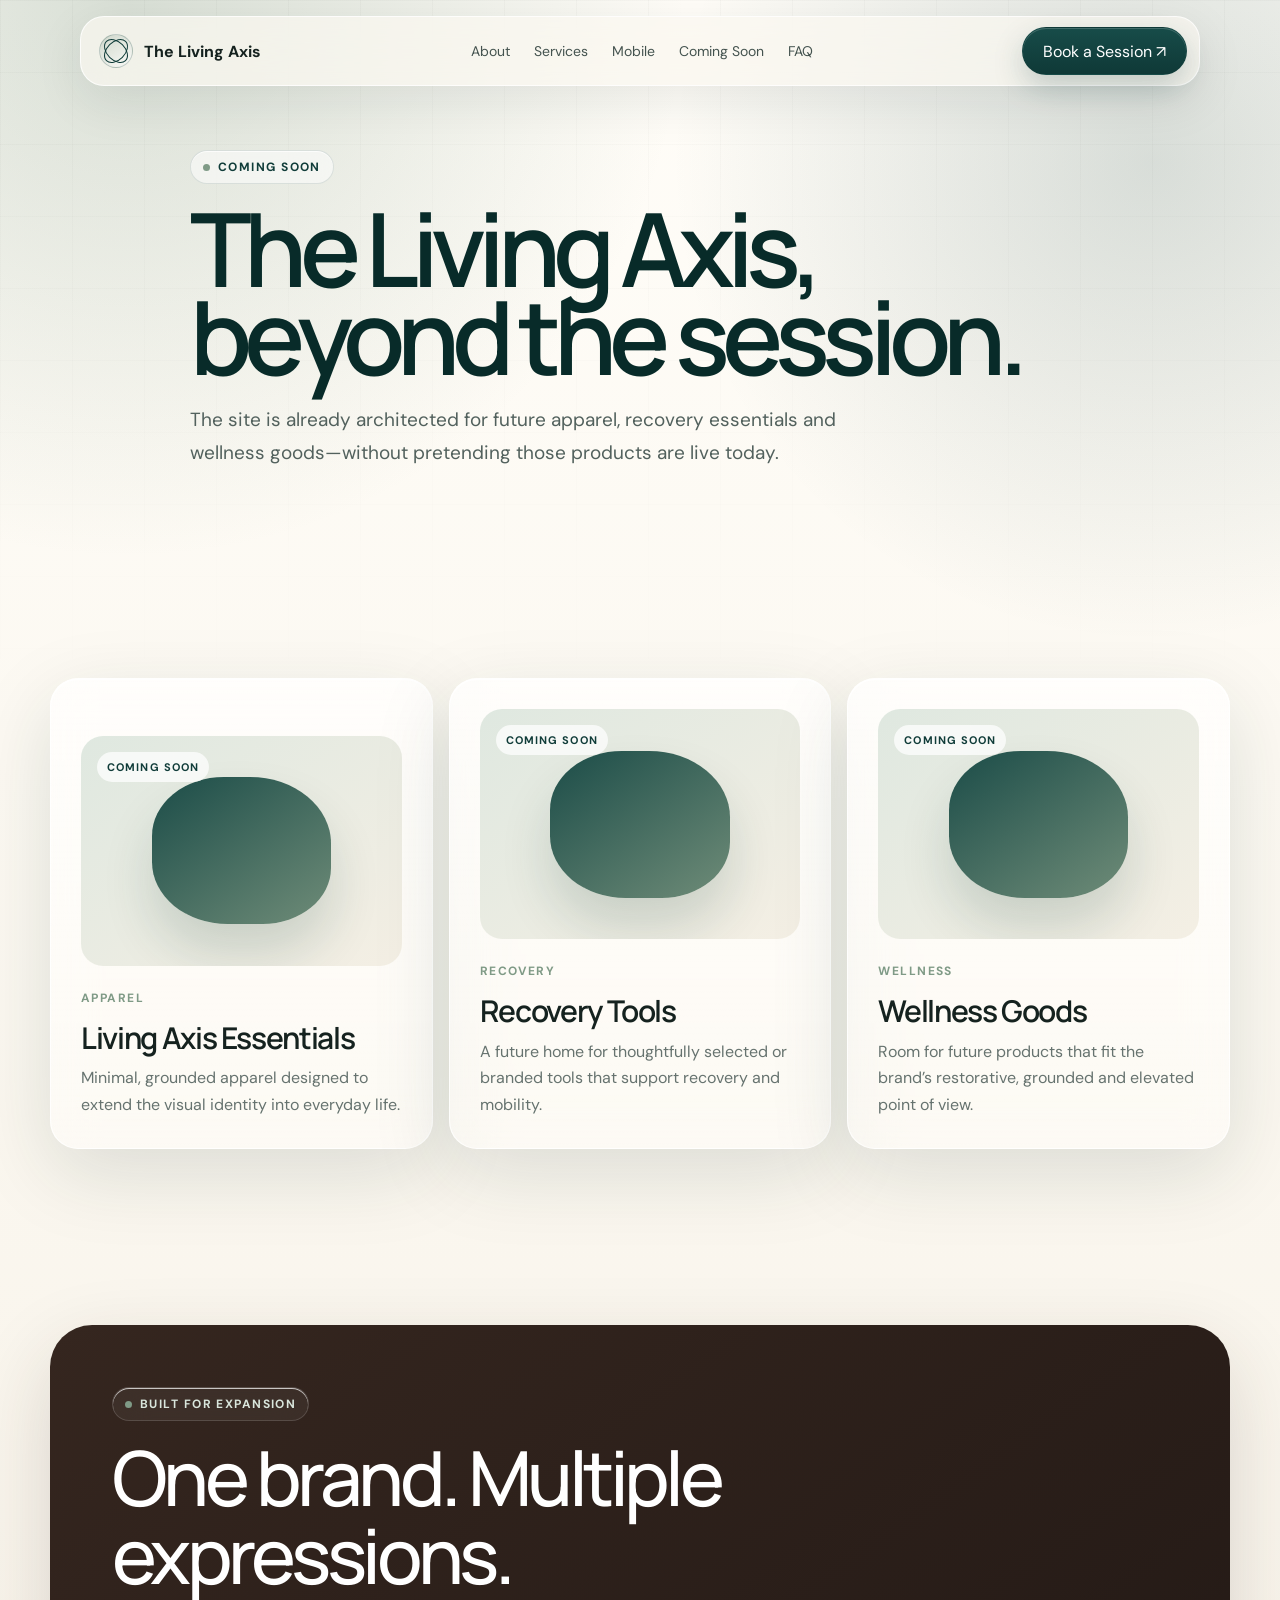
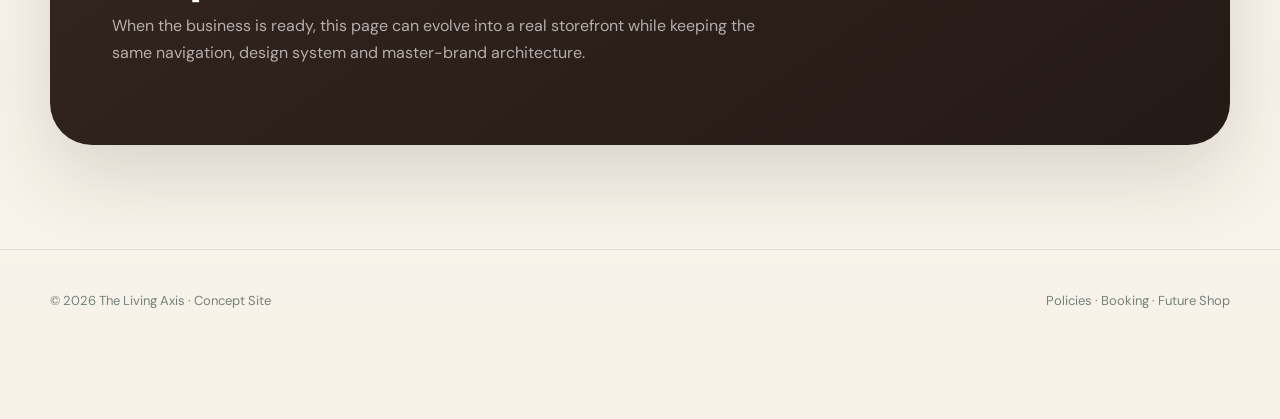
<file: shop.html>
<!doctype html><html lang="en"><head><meta charset="utf-8"><meta name="viewport" content="width=device-width,initial-scale=1"><meta name="theme-color" content="#103c39"><title>Coming Soon | The Living Axis</title><meta name="description" content="The Living Axis — recovery, mobility, nervous system care and therapeutic touch."><link rel="stylesheet" href="assets/site.css"></head><body><nav><a href="index.html" class="brand"><span class="mark"></span><span>The Living Axis</span></a><div class="navlinks"><a href="about.html">About</a><a href="services.html">Services</a><a href="mobile.html">Mobile</a><a href="shop.html">Coming Soon</a><a href="faq.html">FAQ</a></div><a href="booking.html" class="btn btn-primary magnetic">Book a Session ↗</a><button class="mobile-toggle" type="button" aria-label="Open menu" aria-expanded="false"><span></span></button></nav><div class="mobile-menu" aria-label="Mobile navigation"><a href="index.html">Home <span>↗</span></a><a href="about.html">About <span>↗</span></a><a href="services.html">Services <span>↗</span></a><a href="mobile.html">Mobile &amp; Private <span>↗</span></a><a href="shop.html">Coming Soon <span>↗</span></a><a href="faq.html">FAQ <span>↗</span></a><a href="policies.html">Policies <span>↗</span></a><a href="booking.html" class="mobile-cta">Book a Session ↗</a></div><main><section class="page-hero"><div class="shell inner"><span class="eyebrow reveal">Coming Soon</span><h1 class="display reveal">The Living Axis, beyond the session.</h1><p class="lead reveal">The site is already architected for future apparel, recovery essentials and wellness goods—without pretending those products are live today.</p></div></section><section class="section compact"><div class="shell shop-grid"><article class="card glass product reveal"><div class="product-art"><span class="coming">Coming Soon</span></div><span class="kicker">Apparel</span><h3>Living Axis Essentials</h3><p>Minimal, grounded apparel designed to extend the visual identity into everyday life.</p></article><article class="card glass product reveal"><div class="product-art"><span class="coming">Coming Soon</span></div><span class="kicker">Recovery</span><h3>Recovery Tools</h3><p>A future home for thoughtfully selected or branded tools that support recovery and mobility.</p></article><article class="card glass product reveal"><div class="product-art"><span class="coming">Coming Soon</span></div><span class="kicker">Wellness</span><h3>Wellness Goods</h3><p>Room for future products that fit the brand’s restorative, grounded and elevated point of view.</p></article></div></section><section class="section"><div class="shell"><div class="band reveal"><span class="eyebrow" style="color:#d9e6dc;border-color:rgba(255,255,255,.14);background:rgba(255,255,255,.05)">Built for expansion</span><h2>One brand. Multiple expressions.</h2><p>When the business is ready, this page can evolve into a real storefront while keeping the same navigation, design system and master-brand architecture.</p></div></div></section></main><footer><div class="shell footer-row"><div>© 2026 The Living Axis · Concept Site</div><div><a href="policies.html">Policies</a> · <a href="booking.html">Booking</a> · <a href="shop.html">Future Shop</a></div></div></footer><a class="mobile-book magnetic" href="booking.html">Book a Session ↗</a><script src="assets/site.js?v=3"></script></body></html>
</file>
<file: assets/site.css>
@import url('https://fonts.googleapis.com/css2?family=DM+Sans:wght@400;500;600;700&family=Manrope:wght@400;500;600;700&display=swap');
:root{--teal:#103c39;--teal2:#082b29;--euca:#7f9a86;--ivory:#f7f2e8;--cream:#fffdf8;--espresso:#33251f;--ink:#15221f;--muted:#66736f;--line:rgba(21,34,31,.11);--shadow:0 24px 80px rgba(17,45,42,.13)}
*{box-sizing:border-box}html{scroll-behavior:smooth}body{margin:0;font-family:'DM Sans',system-ui,sans-serif;color:var(--ink);background:radial-gradient(circle at 10% 0%,rgba(127,154,134,.30),transparent 24%),radial-gradient(circle at 90% 8%,rgba(16,60,57,.16),transparent 22%),linear-gradient(180deg,var(--cream),var(--ivory));min-height:100vh;overflow-x:hidden}body:before{content:'';position:fixed;inset:0;pointer-events:none;z-index:-2;background:linear-gradient(rgba(21,34,31,.025) 1px,transparent 1px),linear-gradient(90deg,rgba(21,34,31,.025) 1px,transparent 1px);background-size:72px 72px;mask-image:linear-gradient(to bottom,black,transparent 80%)}a{color:inherit;text-decoration:none}.shell{width:min(1180px,calc(100% - 40px));margin:auto}.section{padding:104px 0}.compact{padding:72px 0}.eyebrow{display:inline-flex;align-items:center;gap:8px;padding:8px 12px;border-radius:999px;border:1px solid rgba(16,60,57,.12);background:rgba(255,255,255,.52);backdrop-filter:blur(18px);font-size:12px;font-weight:700;letter-spacing:.12em;text-transform:uppercase;color:var(--teal);box-shadow:inset 0 1px 0 rgba(255,255,255,.72)}.eyebrow:before{content:'';width:7px;height:7px;border-radius:50%;background:var(--euca)}.display{font:600 clamp(56px,8vw,120px)/.86 'Manrope',sans-serif;letter-spacing:-.075em;color:var(--teal2);margin:20px 0 24px}.display span{color:var(--euca)}.h2{font:600 clamp(42px,6vw,78px)/.95 'Manrope',sans-serif;letter-spacing:-.06em;margin:18px 0 22px;color:var(--teal2);max-width:980px}.lead{font-size:19px;line-height:1.72;color:#52615d;max-width:700px}.copy{font-size:16px;line-height:1.75;color:var(--muted);max-width:680px}.small{font-size:13px;color:#7b8783}.glass{background:linear-gradient(180deg,rgba(255,255,255,.72),rgba(255,255,255,.42));border:1px solid rgba(255,255,255,.78);box-shadow:inset 0 1px 0 rgba(255,255,255,.9),var(--shadow);backdrop-filter:blur(22px) saturate(135%)}nav{position:fixed;z-index:100;left:50%;top:16px;transform:translateX(-50%);width:min(1120px,calc(100% - 28px));display:flex;align-items:center;justify-content:space-between;padding:10px 12px 10px 18px;border-radius:24px;background:rgba(250,247,240,.72);border:1px solid rgba(255,255,255,.8);backdrop-filter:blur(24px) saturate(140%);box-shadow:0 15px 50px rgba(18,45,42,.09)}.brand{display:flex;align-items:center;gap:11px;font-weight:700}.mark{width:34px;height:34px;border-radius:50%;position:relative;background:linear-gradient(145deg,rgba(127,154,134,.30),rgba(255,255,255,.65));border:1px solid rgba(16,60,57,.22)}.mark:before,.mark:after{content:'';position:absolute;left:50%;top:50%;transform:translate(-50%,-50%) rotate(45deg);border:1px solid var(--teal);border-radius:50%}.mark:before{width:17px;height:26px}.mark:after{width:26px;height:17px}.navlinks{display:flex;align-items:center;gap:24px;font-size:14px;color:#44534f}.navlinks a:hover{color:var(--teal);font-weight:600}.btn{display:inline-flex;align-items:center;justify-content:center;gap:9px;min-height:48px;padding:0 20px;border-radius:999px;border:1px solid transparent;cursor:pointer;transition:transform .25s ease,box-shadow .25s ease}.btn-primary{background:linear-gradient(180deg,#174c49,#0f3937);color:#fff;box-shadow:0 12px 30px rgba(16,60,57,.22),inset 0 1px 0 rgba(255,255,255,.18)}.btn-light{background:rgba(255,255,255,.68);color:var(--teal);border-color:rgba(16,60,57,.10)}.actions{display:flex;gap:12px;flex-wrap:wrap;margin-top:30px}.hero{min-height:92svh;display:flex;align-items:center;padding:135px 0 64px}.hero-grid{display:grid;grid-template-columns:1.03fr .97fr;gap:54px;align-items:center}.visual{min-height:660px;position:relative}.hero-photo{position:absolute;inset:0 0 40px 18px;border-radius:42px;overflow:hidden;background:linear-gradient(180deg,rgba(7,39,37,.08),rgba(7,39,37,.32)),url('https://images.unsplash.com/photo-1544161515-4ab6ce6db874?auto=format&fit=crop&w=1500&q=88') center/cover;box-shadow:0 34px 90px rgba(12,45,41,.18)}.float-card{position:absolute;left:-16px;bottom:0;width:60%;z-index:4;padding:22px;border-radius:26px}.float-card b{display:block;margin-bottom:8px}.float-card p{margin:0;font-size:13px;line-height:1.55;color:#5c6a66}.orbit{position:absolute;right:-14px;top:42px;width:120px;height:120px;border-radius:50%;z-index:4;display:grid;place-items:center;text-align:center;color:#fff;font-size:11px;letter-spacing:.15em;text-transform:uppercase;background:rgba(255,255,255,.13);border:1px solid rgba(255,255,255,.46);backdrop-filter:blur(18px)}.marquee{overflow:hidden;border-top:1px solid var(--line);border-bottom:1px solid var(--line);padding:18px 0}.marquee-track{display:flex;gap:34px;width:max-content;animation:marquee 28s linear infinite}.marquee span{font-size:12px;font-weight:700;letter-spacing:.13em;text-transform:uppercase;color:#6c7974}.marquee i{width:5px;height:5px;border-radius:50%;background:var(--euca);align-self:center}@keyframes marquee{to{transform:translateX(-50%)}}.grid3{display:grid;grid-template-columns:repeat(3,1fr);gap:16px}.grid2{display:grid;grid-template-columns:1fr 1fr;gap:18px}.bento{display:grid;grid-template-columns:1.12fr .88fr .88fr;gap:16px;margin-top:46px}.card{border-radius:28px;padding:30px;position:relative;overflow:hidden}.card h3{font:600 30px/1.05 'Manrope';letter-spacing:-.045em;margin:16px 0 12px}.card p{color:var(--muted);line-height:1.65;margin:0}.card.dark{background:linear-gradient(160deg,#123f3c,#0b302e);color:#fff;border:1px solid rgba(255,255,255,.08);box-shadow:var(--shadow)}.card.dark p{color:rgba(255,255,255,.68)}.kicker{font-size:12px;font-weight:700;letter-spacing:.12em;text-transform:uppercase;color:var(--euca)}.num{position:absolute;right:20px;top:8px;font:600 76px/1 'Manrope';letter-spacing:-.08em;color:rgba(16,60,57,.08)}.card.dark .num{color:rgba(255,255,255,.08)}.service-card{min-height:360px;display:flex;flex-direction:column;justify-content:space-between}.pill{display:inline-flex;width:max-content;padding:7px 10px;border-radius:999px;background:rgba(127,154,134,.14);color:var(--teal);font-size:12px;font-weight:700}.arrow{width:48px;height:48px;border-radius:50%;display:grid;place-items:center;border:1px solid var(--line);margin-top:26px}.band{border-radius:42px;padding:62px;background:linear-gradient(145deg,#35261f,#241a16);color:#fff;position:relative;overflow:hidden;box-shadow:0 28px 80px rgba(51,37,31,.16)}.band h2{font:500 clamp(40px,6vw,76px)/1.02 'Manrope';letter-spacing:-.06em;margin:18px 0;max-width:980px}.band p{max-width:650px;color:rgba(255,255,255,.64);line-height:1.7}.page-hero{padding:150px 0 78px}.page-hero .inner{max-width:900px}.page-hero .display{font-size:clamp(58px,8vw,108px)}.pricing{display:grid;grid-template-columns:repeat(3,1fr);gap:16px;margin-top:42px}.price-card{min-height:350px;display:flex;flex-direction:column;justify-content:space-between}.price{font:600 48px/1 'Manrope';letter-spacing:-.05em;color:var(--teal)}.note{font-size:12px;color:#80736b;margin-top:12px}.list{display:grid;gap:12px;margin-top:22px}.list div{padding:16px 18px;border-radius:18px;background:rgba(255,255,255,.52);border:1px solid rgba(255,255,255,.72)}.faq{display:grid;gap:12px;margin-top:40px}details{border-radius:22px;padding:20px 22px;background:rgba(255,255,255,.58);border:1px solid rgba(255,255,255,.78)}summary{cursor:pointer;font-weight:700;color:var(--teal);list-style:none}details p{color:var(--muted);line-height:1.7;margin:14px 0 0}.shop-grid{display:grid;grid-template-columns:repeat(3,1fr);gap:16px;margin-top:40px}.product{min-height:430px;display:flex;flex-direction:column;justify-content:flex-end}.product-art{height:230px;border-radius:22px;margin-bottom:24px;position:relative;overflow:hidden;background:linear-gradient(145deg,#dfe8e0,#f4efe4)}.product-art:before{content:'';position:absolute;inset:18% 22%;border-radius:40% 45% 38% 42%;background:linear-gradient(145deg,#1b4c48,#6f8c78);box-shadow:0 30px 50px rgba(16,60,57,.16)}.coming{position:absolute;top:16px;left:16px;z-index:2;padding:8px 10px;border-radius:999px;background:rgba(255,255,255,.72);backdrop-filter:blur(16px);font-size:11px;font-weight:700;letter-spacing:.1em;text-transform:uppercase;color:var(--teal)}.contact-grid{display:grid;grid-template-columns:1.05fr .95fr;gap:16px}.form{display:grid;gap:14px}.form input,.form textarea,.form select{width:100%;border:1px solid rgba(16,60,57,.12);background:rgba(255,255,255,.66);border-radius:16px;padding:15px 16px;outline:none;color:var(--ink)}.form textarea{min-height:140px;resize:vertical}.reveal{opacity:0;transform:translateY(24px);transition:opacity .75s cubic-bezier(.2,.7,.2,1),transform .75s cubic-bezier(.2,.7,.2,1)}.reveal.in{opacity:1;transform:none}.mobile-book{display:none;position:fixed;z-index:110;left:14px;right:14px;bottom:14px;min-height:56px;align-items:center;justify-content:center;border-radius:18px;background:var(--teal);color:#fff;font-weight:700;box-shadow:0 18px 50px rgba(12,48,47,.3)}footer{padding:42px 0 110px;border-top:1px solid var(--line);font-size:13px;color:#74817c}.footer-row{display:flex;justify-content:space-between;gap:24px;flex-wrap:wrap}@media(max-width:920px){.navlinks{display:none}.hero-grid,.grid2,.contact-grid{grid-template-columns:1fr}.visual{min-height:560px}.hero-photo{inset:0 0 38px 0}.bento{grid-template-columns:1fr 1fr}.pricing,.grid3,.shop-grid{grid-template-columns:1fr}.mobile-book{display:flex}}@media(max-width:620px){.shell{width:min(100% - 24px,1180px)}nav{top:10px}.section{padding:78px 0}.hero{padding-top:120px}.display{font-size:clamp(58px,18vw,88px)}.bento{grid-template-columns:1fr}.band{padding:34px 26px;border-radius:30px}.float-card{left:12px;width:78%}.orbit{right:10px}}


.mobile-toggle{
  display:none;
  width:44px;height:44px;border-radius:14px;
  border:1px solid rgba(16,60,57,.12);
  background:rgba(255,255,255,.68);
  align-items:center;justify-content:center;
  cursor:pointer;position:relative;z-index:130;
}
.mobile-toggle span,
.mobile-toggle:before,
.mobile-toggle:after{
  content:"";position:absolute;width:18px;height:1.5px;
  background:var(--teal);transition:.25s ease;
}
.mobile-toggle span{transform:translateY(0)}
.mobile-toggle:before{transform:translateY(-6px)}
.mobile-toggle:after{transform:translateY(6px)}
.mobile-toggle.open span{opacity:0}
.mobile-toggle.open:before{transform:rotate(45deg)}
.mobile-toggle.open:after{transform:rotate(-45deg)}

.mobile-menu{
  display:none;
  position:fixed;z-index:120;
  left:14px;right:14px;top:78px;
  padding:16px;
  border-radius:24px;
  background:rgba(250,247,240,.94);
  border:1px solid rgba(255,255,255,.86);
  backdrop-filter:blur(24px) saturate(140%);
  box-shadow:0 22px 70px rgba(18,45,42,.16);
}
.mobile-menu.open{display:block}
.mobile-menu a{
  display:flex;align-items:center;justify-content:space-between;
  padding:15px 14px;border-radius:16px;
  font-size:16px;color:#31423e;
}
.mobile-menu a:hover{background:rgba(127,154,134,.10);color:var(--teal)}
.mobile-menu .mobile-cta{
  margin-top:8px;background:var(--teal);color:#fff;
  justify-content:center;font-weight:700;
}
body.menu-open{overflow:hidden}


/* === Corrected mobile navigation === */
.mobile-toggle{
  display:none;
  width:46px;
  height:46px;
  flex:0 0 46px;
  border-radius:15px;
  border:1px solid rgba(16,60,57,.13);
  background:rgba(255,255,255,.72);
  box-shadow:inset 0 1px 0 rgba(255,255,255,.9);
  position:relative;
  cursor:pointer;
  z-index:151;
  padding:0;
}
.mobile-toggle span,
.mobile-toggle::before,
.mobile-toggle::after{
  content:"";
  position:absolute;
  left:50%;
  width:19px;
  height:2px;
  border-radius:99px;
  background:#103c39;
  transform:translateX(-50%);
  transition:transform .24s ease,opacity .2s ease,top .24s ease;
}
.mobile-toggle::before{top:15px}
.mobile-toggle span{top:22px}
.mobile-toggle::after{top:29px}

.mobile-toggle.open::before{top:22px;transform:translateX(-50%) rotate(45deg)}
.mobile-toggle.open span{opacity:0}
.mobile-toggle.open::after{top:22px;transform:translateX(-50%) rotate(-45deg)}

.mobile-menu{
  display:none;
  position:fixed;
  z-index:145;
  top:84px;
  left:14px;
  right:14px;
  padding:12px;
  border-radius:25px;
  background:rgba(248,246,239,.96);
  border:1px solid rgba(255,255,255,.92);
  backdrop-filter:blur(28px) saturate(145%);
  -webkit-backdrop-filter:blur(28px) saturate(145%);
  box-shadow:0 28px 70px rgba(10,43,40,.22);
  transform-origin:top;
}
.mobile-menu.open{
  display:block;
  animation:mobileMenuIn .22s ease-out both;
}
@keyframes mobileMenuIn{
  from{opacity:0;transform:translateY(-8px) scale(.985)}
  to{opacity:1;transform:translateY(0) scale(1)}
}
.mobile-menu a{
  display:flex;
  align-items:center;
  justify-content:space-between;
  min-height:52px;
  padding:0 14px;
  border-radius:16px;
  color:#263a35;
  font-weight:600;
}
.mobile-menu a + a{margin-top:3px}
.mobile-menu a:hover{background:rgba(127,154,134,.12)}
.mobile-menu .mobile-cta{
  margin-top:10px;
  min-height:54px;
  justify-content:center;
  background:#103c39;
  color:#fff;
  box-shadow:0 12px 28px rgba(16,60,57,.20);
}
body.menu-open{overflow:hidden}

@media(max-width:920px){
  nav{
    padding:9px 9px 9px 14px;
  }
  nav .navlinks{
    display:none !important;
  }
  nav > .btn-primary{
    display:none !important;
  }
  nav .mobile-toggle{
    display:block !important;
  }
  .brand{
    min-width:0;
  }
  .brand > span:last-child{
    white-space:nowrap;
    overflow:hidden;
    text-overflow:ellipsis;
  }
}
@media(max-width:410px){
  .brand > span:last-child{
    font-size:15px;
  }
  .mark{
    width:32px;
    height:32px;
    flex:0 0 32px;
  }
}
</file>
